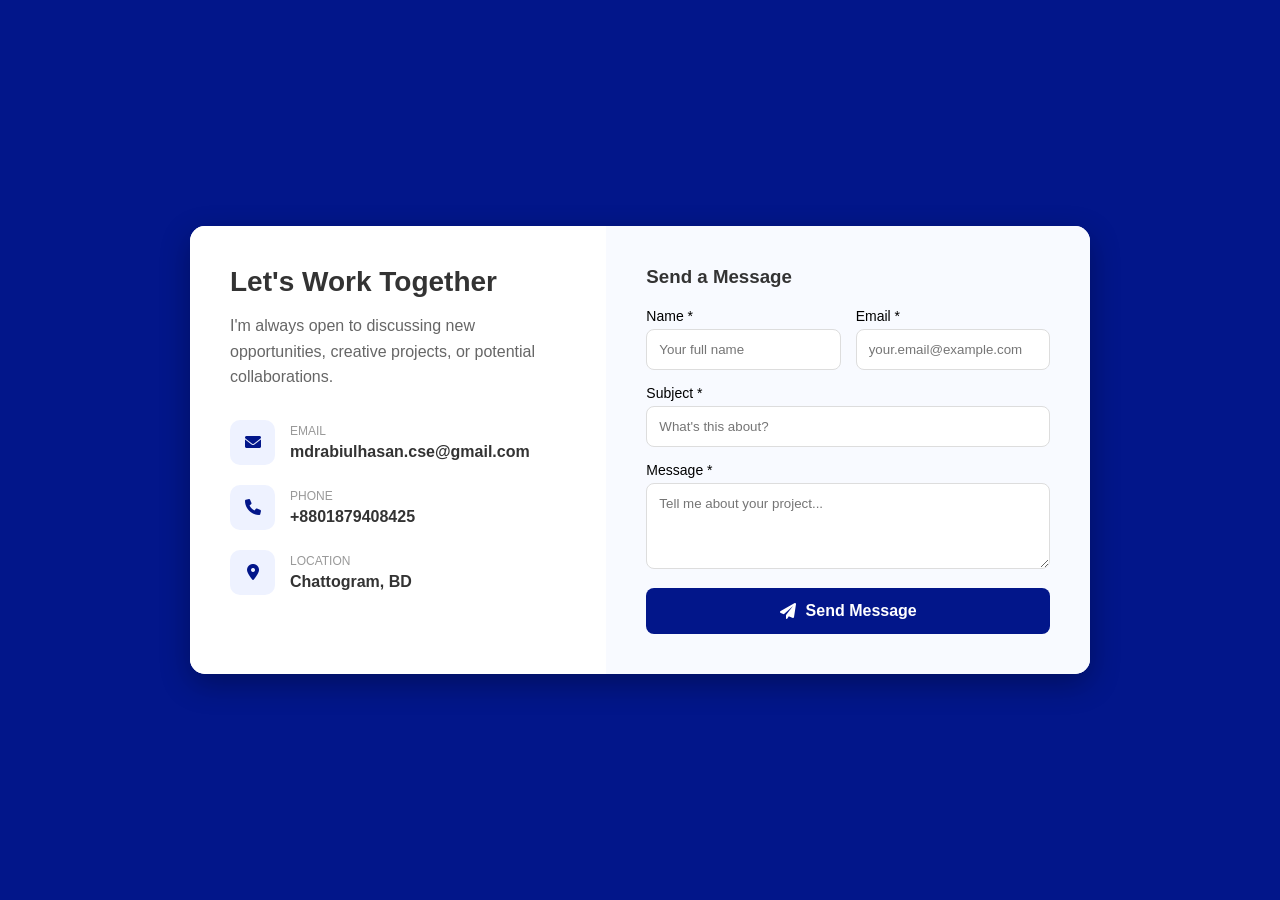
<file: new.html>
<!doctype html>
<html lang="en">
  <head>
    <meta charset="UTF-8" />
    <meta name="viewport" content="width=device-width, initial-scale=1.0" />
    <title>Contact Form</title>
    <link
      rel="stylesheet"
      href="https://cdnjs.cloudflare.com/ajax/libs/font-awesome/6.0.0/css/all.min.css"
    />
    <style>
      * {
        box-sizing: border-box;
        margin: 0;
        padding: 0;
        font-family: "Segoe UI", Tahoma, Geneva, Verdana, sans-serif;
      }

      /* আপনার দেয়া ব্যাকগ্রাউন্ড কালার */
      body {
        background-color: #02168a;
        display: flex;
        justify-content: center;
        align-items: center;
        min-height: 100vh;
        padding: 20px;
      }

      .container {
        background: #ffffff;
        width: 100%;
        max-width: 900px;
        border-radius: 15px;
        display: flex;
        flex-wrap: wrap;
        overflow: hidden;
        box-shadow: 0 10px 30px rgba(0, 0, 0, 0.3);
      }

      /* বাম পাশ: কন্টাক্ট ইনফো */
      .contact-info {
        flex: 1;
        min-width: 300px;
        padding: 40px;
        background: #fff;
      }
      .contact-info h2 {
        font-size: 28px;
        margin-bottom: 15px;
        color: #333;
      }
      .contact-info p {
        color: #666;
        line-height: 1.6;
        margin-bottom: 30px;
      }

      .info-item {
        display: flex;
        align-items: center;
        margin-bottom: 20px;
      }
      .icon {
        background: #eef2ff;
        color: #02168a;
        width: 45px;
        height: 45px;
        display: flex;
        justify-content: center;
        align-items: center;
        border-radius: 10px;
        margin-right: 15px;
      }
      .text label {
        display: block;
        font-size: 12px;
        color: #999;
        text-transform: uppercase;
      }
      .text span {
        font-weight: 600;
        color: #333;
      }

      /* ডান পাশ: ফর্ম */
      .contact-form {
        flex: 1.2;
        min-width: 300px;
        padding: 40px;
        background: #f8faff;
      }
      .contact-form h3 {
        margin-bottom: 20px;
        color: #333;
      }

      .form-group {
        margin-bottom: 15px;
      }
      .form-row {
        display: flex;
        gap: 15px;
      }
      .form-row div {
        flex: 1;
      }

      label {
        display: block;
        margin-bottom: 5px;
        font-size: 14px;
        font-weight: 500;
      }
      input,
      textarea {
        width: 100%;
        padding: 12px;
        border: 1px solid #ddd;
        border-radius: 8px;
        outline: none;
        transition: 0.3s;
      }
      input:focus,
      textarea:focus {
        border-color: #02168a;
        box-shadow: 0 0 5px rgba(2, 22, 138, 0.2);
      }

      button {
        width: 100%;
        padding: 14px;
        background: #02168a;
        color: white;
        border: none;
        border-radius: 8px;
        cursor: pointer;
        font-size: 16px;
        font-weight: bold;
        display: flex;
        justify-content: center;
        align-items: center;
        gap: 10px;
        transition: 0.3s;
      }
      button:hover {
        background: #010d63;
      }

      .success-msg {
        color: green;
        display: none;
        margin-top: 10px;
        font-size: 14px;
      }
    </style>
  </head>
  <body>
    <div class="container">
      <div class="contact-info">
        <h2>Let's Work Together</h2>
        <p>
          I'm always open to discussing new opportunities, creative projects, or
          potential collaborations.
        </p>

        <div class="info-item">
          <div class="icon"><i class="fas fa-envelope"></i></div>
          <div class="text">
            <label>Email</label><span>mdrabiulhasan.cse@gmail.com</span>
          </div>
        </div>
        <div class="info-item">
          <div class="icon"><i class="fas fa-phone"></i></div>
          <div class="text">
            <label>Phone</label><span>+8801879408425</span>
          </div>
        </div>
        <div class="info-item">
          <div class="icon"><i class="fas fa-map-marker-alt"></i></div>
          <div class="text">
            <label>Location</label><span>Chattogram, BD</span>
          </div>
        </div>
      </div>

      <div class="contact-form">
        <h3>Send a Message</h3>
        <form id="myContactForm">
          <div class="form-row">
            <div class="form-group">
              <label>Name *</label>
              <input
                type="text"
                id="name"
                placeholder="Your full name"
                required
              />
            </div>
            <div class="form-group">
              <label>Email *</label>
              <input
                type="email"
                id="email"
                placeholder="your.email@example.com"
                required
              />
            </div>
          </div>
          <div class="form-group">
            <label>Subject *</label>
            <input
              type="text"
              id="subject"
              placeholder="What's this about?"
              required
            />
          </div>
          <div class="form-group">
            <label>Message *</label>
            <textarea
              id="message"
              rows="4"
              placeholder="Tell me about your project..."
              required
            ></textarea>
          </div>
          <button type="submit" id="submitBtn">
            <i class="fas fa-paper-plane"></i> Send Message
          </button>
          <p id="status" class="success-msg">Message sent successfully!</p>
        </form>
      </div>
    </div>

    <script>
      document
        .getElementById("myContactForm")
        .addEventListener("submit", function (e) {
          e.preventDefault();

          // ১. হ্যাকিং প্রতিরোধের জন্য ইনপুট স্যানিটাইজেশন (XSS Protection)
          function sanitize(text) {
            const temp = document.createElement("div");
            temp.textContent = text;
            return temp.innerHTML;
          }

          const name = sanitize(document.getElementById("name").value);
          const email = sanitize(document.getElementById("email").value);
          const subject = sanitize(document.getElementById("subject").value);
          const message = sanitize(document.getElementById("message").value);

          // ২. সিম্পল ভ্যালিডেশন চেক
          if (name === "" || email === "" || message === "") {
            alert("Please fill all required fields!");
            return;
          }

          // ৩. বাটন এনিমেশন
          const btn = document.getElementById("submitBtn");
          const status = document.getElementById("status");
          btn.innerHTML = "Sending...";
          btn.disabled = true;

          // ৪. মেসেজ পাঠানোর লজিক (এখানে আপনি EmailJS বা আপনার API ইন্টিগ্রেট করতে পারেন)
          console.log("Form Data:", { name, email, subject, message });

          setTimeout(() => {
            btn.innerHTML = '<i class="fas fa-paper-plane"></i> Send Message';
            btn.disabled = false;
            status.style.display = "block";
            document.getElementById("myContactForm").reset();

            setTimeout(() => {
              status.style.display = "none";
            }, 3000);
          }, 1500);
        });
    </script>
  </body>
</html>
</file>
